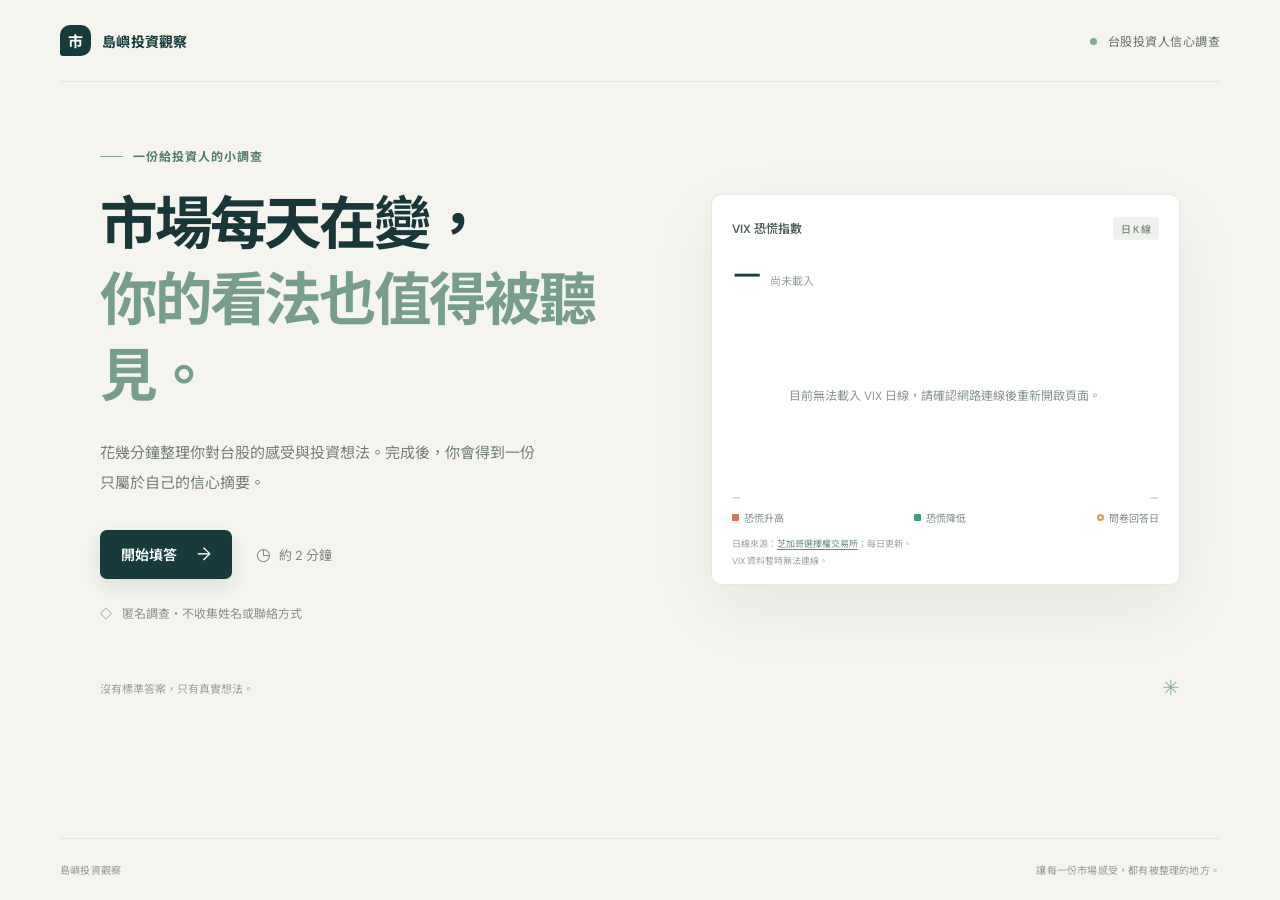
<file: 88888/index.html>
<!DOCTYPE html>
<html lang="zh-Hant">
<head>
  <meta charset="UTF-8">
  <meta name="viewport" content="width=device-width, initial-scale=1.0">
  <meta name="theme-color" content="#f5f4ef">
  <meta name="description" content="用幾分鐘整理你對台股的看法，完成個人投資信心問卷。">
  <title>台股投資人信心調查｜把市場感受說清楚</title>
  <link rel="stylesheet" href="style.css">
  <script src="script.js" defer></script>
</head>
<body>
  <header class="頁首">
    <a class="品牌" href="#首頁" aria-label="回到首頁">
      <span class="品牌圖示" aria-hidden="true">市</span>
      <span>島嶼投資觀察</span>
    </a>
    <div class="頁首標記"><span class="狀態點"></span> 台股投資人信心調查</div>
  </header>

  <main>
    <section class="首頁 畫面" id="首頁" aria-labelledby="主標題">
      <div class="首頁文字">
        <p class="眉題"><span class="眉題線"></span> 一份給投資人的小調查</p>
        <h1 id="主標題">市場每天在變，<br><span>你的看法也值得被聽見。</span></h1>
        <p class="首頁說明">花幾分鐘整理你對台股的感受與投資想法。完成後，你會得到一份只屬於自己的信心摘要。</p>
        <div class="首頁操作">
          <button class="按鈕 按鈕主要" id="開始填答" type="button">開始填答 <span aria-hidden="true">→</span></button>
          <span class="所需時間"><span aria-hidden="true">◷</span> 約 2 分鐘</span>
        </div>
        <div class="隱私提示"><span aria-hidden="true">◇</span> 匿名調查・不收集姓名或聯絡方式</div>
      </div>

      <section class="首頁圖卡 VIX圖卡" aria-labelledby="VIX標題">
        <div class="圖卡標頭"><span id="VIX標題">VIX 恐慌指數</span><span class="示意標籤">日 K 線</span></div>
        <div class="刻度數字"><strong id="VIX收盤">—</strong><span id="VIX漲跌">正在載入</span></div>
        <div class="K線圖" id="VIX圖表" role="img" aria-label="VIX 恐慌指數日 K 線圖，琥珀色記號標示問卷回答日期。">正在載入 VIX 日線資料……</div>
        <div class="圖卡刻度"><span id="VIX起點">—</span><span id="VIX終點">—</span></div>
        <div class="圖例列">
          <span><i class="圖例色塊 圖例上漲"></i>恐慌升高</span>
          <span><i class="圖例色塊 圖例下跌"></i>恐慌降低</span>
          <span><i class="圖例標記"></i>問卷回答日</span>
        </div>
        <p class="圖表說明">日線來源：<a href="https://www.cboe.com/tradable_products/vix/vix_historical_data" target="_blank" rel="noopener noreferrer">芝加哥選擇權交易所</a>；每日更新。</p>
        <p class="圖表說明" id="VIX說明">問卷日期以台灣日期計算。</p>
      </section>

      <div class="首頁底部">
        <span>沒有標準答案，只有真實想法。</span>
        <span class="底部裝飾" aria-hidden="true">✳</span>
      </div>
    </section>

    <section class="問卷 畫面 隱藏" id="問卷" aria-labelledby="問卷標題">
      <div class="問卷欄">
        <button class="文字按鈕" id="回首頁" type="button"><span aria-hidden="true">←</span> 回到介紹</button>
        <div class="進度區">
          <div class="進度文字"><span id="目前題數">第 1 題，共 5 題</span><span id="進度百分比">20%</span></div>
          <div class="進度底條"><div class="進度完成" id="進度完成"></div></div>
        </div>
        <div class="題目卡">
          <p class="題目分類" id="題目分類">市場展望</p>
          <h2 id="問卷標題">你怎麼看接下來三個月的台股？</h2>
          <p class="題目補充" id="題目補充">依照你現在的直覺選擇即可，沒有對錯。</p>
          <div class="選項列表" id="選項列表"></div>
          <div class="題目操作">
            <button class="按鈕 按鈕淡" id="上一題" type="button" disabled>上一題</button>
            <button class="按鈕 按鈕主要" id="下一題" type="button" disabled>下一題 <span aria-hidden="true">→</span></button>
          </div>
        </div>
        <p class="送出狀態 隱藏" id="送出狀態" role="status" aria-live="polite"></p>
        <p class="問卷註記"><span aria-hidden="true">▱</span> 送出後，匿名回答會儲存於調查資料庫。</p>
      </div>
    </section>

    <section class="結果 畫面 隱藏" id="結果" aria-labelledby="結果標題" aria-live="polite">
      <div class="結果欄">
        <p class="眉題"><span class="眉題線"></span> 你的答題摘要</p>
        <h2 id="結果標題">謝謝你分享看法。</h2>
        <p class="結果引言">你的匿名回答已儲存。這份摘要整理了你此刻對台股的感受，市場看法會隨時間改變。</p>
        <div class="結果卡">
          <div class="分數區">
            <div class="分數環" id="分數環" role="img" aria-label="個人信心分數">
              <div class="分數中心"><strong id="信心分數">0</strong><span>個人信心分數</span></div>
            </div>
            <div class="分數說明"><span class="結果標籤" id="結果標籤">審慎觀察</span><p id="結果描述">每個人的節奏不同，依照自己的計畫穩步前進。</p></div>
          </div>
          <div class="摘要區">
            <h3>你的回答</h3>
            <dl id="回答摘要"></dl>
          </div>
        </div>
        <section class="群體摘要" aria-labelledby="群體摘要標題">
          <h3 id="群體摘要標題">回答當日與整體統計</h3>
          <div class="群體指標">
            <div class="群體指標項目">
              <span>問卷日期 VIX 收盤</span>
              <strong id="結果VIX">載入中</strong>
              <small id="結果VIX日期">正在讀取最新可用日線……</small>
            </div>
            <div class="群體指標項目">
              <span>問卷平均信心分數</span>
              <strong id="全體平均分數">統計中</strong>
              <small id="全體平均說明">正在計算匿名回覆彙總……</small>
            </div>
          </div>
        </section>
        <p class="結果免責">此分數僅反映你的個人回答，不代表全體投資人調查結果，也不是投資建議。</p>
        <button class="按鈕 按鈕主要" id="重新填答" type="button">再填一次 <span aria-hidden="true">↻</span></button>
      </div>
    </section>
  </main>

  <footer class="頁尾"><span>島嶼投資觀察</span><span>讓每一份市場感受，都有被整理的地方。</span></footer>
</body>
</html>
</file>
<file: 88888/style.css>
@import url('https://fonts.googleapis.com/css2?family=DM+Sans:wght@400;500;600;700&family=Noto+Sans+TC:wght@400;500;600;700;800&display=swap');

:root {
  font-family: 'DM Sans', 'Noto Sans TC', sans-serif;
  color: #172c31;
  background: #f5f4ef;
  font-synthesis: none;
  text-rendering: optimizeLegibility;
  --墨綠: #173b3a;
  --薄荷: #81b8a5;
  --淺底: #f5f4ef;
  --輔助字: #74817e;
}

* { box-sizing: border-box; }
body { margin: 0; min-width: 320px; background: var(--淺底); }
button { font: inherit; }
button:focus-visible, a:focus-visible, input:focus-visible + .選項卡 { outline: 3px solid #d59156; outline-offset: 3px; }
.隱藏 { display: none !important; }

.頁首, .頁尾 { width: min(1160px, calc(100% - 64px)); margin: 0 auto; display: flex; align-items: center; justify-content: space-between; }
.頁首 { height: 82px; border-bottom: 1px solid #e7e7df; }
.品牌 { display: inline-flex; gap: 11px; align-items: center; color: var(--墨綠); font-size: 14px; font-weight: 700; text-decoration: none; letter-spacing: .02em; }
.品牌圖示 { display: grid; width: 31px; height: 31px; place-items: center; border-radius: 10px 10px 10px 3px; background: var(--墨綠); color: white; font-size: 15px; }
.頁首標記 { color: #63716e; font-size: 12px; letter-spacing: .04em; }
.狀態點, .小圓點 { display: inline-block; width: 7px; height: 7px; margin-right: 7px; border-radius: 50%; background: #7eac91; vertical-align: 1px; }

main { min-height: calc(100vh - 144px); }
.首頁 { position: relative; display: grid; grid-template-columns: 1.08fr .92fr; align-items: center; width: min(1080px, calc(100% - 64px)); min-height: 645px; margin: 0 auto; padding: 55px 0 85px; gap: 60px; }
.首頁文字 { padding: 0 0 10px; }
.眉題 { display: flex; align-items: center; gap: 10px; margin: 0 0 22px; color: #557c70; font-size: 12px; font-weight: 700; letter-spacing: .08em; }
.眉題線 { width: 23px; height: 1px; background: #83a99a; }
h1 { max-width: 580px; margin: 0; color: #193739; font-size: clamp(36px, 4.5vw, 58px); font-weight: 700; letter-spacing: -.055em; line-height: 1.32; }
h1 span { color: #769d8e; }
.首頁說明 { max-width: 445px; margin: 24px 0 0; color: #727d79; font-size: 15px; line-height: 1.95; }
.首頁操作 { display: flex; align-items: center; gap: 24px; margin-top: 32px; }
.按鈕 { min-height: 49px; padding: 0 21px; border: 0; border-radius: 7px; cursor: pointer; font-size: 14px; font-weight: 600; transition: transform .18s ease, background .18s ease, opacity .18s ease; }
.按鈕:hover:not(:disabled) { transform: translateY(-2px); }
.按鈕主要 { display: inline-flex; align-items: center; justify-content: center; gap: 20px; background: var(--墨綠); color: white; box-shadow: 0 7px 18px #173b3a1b; }
.按鈕主要:hover:not(:disabled) { background: #24514c; }
.按鈕主要 span { font-size: 18px; font-weight: 400; }
.按鈕淡 { border: 1px solid #dfe4dd; background: transparent; color: #55635f; }
.按鈕:disabled { opacity: .38; cursor: not-allowed; }
.所需時間 { color: #7c8782; font-size: 13px; }
.所需時間 span { margin-right: 5px; font-size: 17px; }
.隱私提示 { margin-top: 25px; color: #89928d; font-size: 12px; }
.隱私提示 span { margin-right: 7px; color: #658e7d; }

.首頁圖卡 { position: relative; min-height: 345px; padding: 25px 27px 20px; overflow: hidden; border: 1px solid #e7e8e0; border-radius: 10px; background: #fff; box-shadow: 0 25px 70px #193b3510; }
.圖卡標頭 { display: flex; align-items: center; justify-content: space-between; color: #52605b; font-size: 12px; font-weight: 600; }
.示意標籤 { padding: 4px 8px; border-radius: 4px; background: #f0f3ed; color: #829087; font-size: 10px; }
.刻度數字 { display: flex; align-items: baseline; gap: 12px; margin-top: 22px; }
.刻度數字 strong { color: var(--墨綠); font-size: 44px; font-weight: 500; letter-spacing: -.06em; }
.刻度數字 span { color: #95a09b; font-size: 11px; }
.刻度圖 { position: relative; height: 138px; margin-top: 5px; }
.刻度格線 { position: absolute; inset: 0; background: repeating-linear-gradient(to bottom, transparent 0, transparent 44px, #edf0eb 45px, transparent 46px); }
.刻度圖 svg { position: relative; width: 100%; height: 100%; overflow: visible; }
.圖表區域 { fill: url(#區域漸層); }
.圖表線 { fill: none; stroke: #6da08c; stroke-width: 3; vector-effect: non-scaling-stroke; }
.刻度圖 circle { fill: #fff; stroke: #6da08c; stroke-width: 3; vector-effect: non-scaling-stroke; }
.圖卡刻度 { display: flex; justify-content: space-between; margin-top: 4px; color: #929c96; font-size: 10px; }
.圖卡註記 { margin-top: 20px; padding-top: 15px; border-top: 1px solid #eff0eb; color: #7d8983; font-size: 11px; }
.圖卡註記 .小圓點 { width: 6px; height: 6px; margin-right: 5px; }
.VIX圖卡 { min-height: 390px; padding: 22px 20px 16px; }
.VIX圖卡 .刻度數字 { gap: 10px; margin-top: 11px; }
.VIX圖卡 .刻度數字 strong { font-size: 34px; }
.VIX圖卡 .刻度數字 span { font-size: 11px; }
.VIX圖卡 #VIX漲跌.VIX上漲 { color: #bd6553; }
.VIX圖卡 #VIX漲跌.VIX下跌 { color: #4b8e72; }
.K線圖 { display: grid; min-height: 184px; margin-top: 7px; place-items: center; color: #89958f; font-size: 12px; }
.K線圖 svg { display: block; width: 100%; height: 184px; overflow: visible; }
.K線圖 text { fill: #8d9992; font-family: inherit; font-size: 11px; }
.K線圖 .圖表格線 { stroke: #edf0eb; stroke-width: 1; }
.K線圖 .圖表影線 { stroke-width: 1.25; }
.K線圖 .圖表燭身 { stroke-width: .6; }
.K線圖 .圖表事件線 { stroke: #d69b50; stroke-dasharray: 3 3; stroke-width: 1; }
.K線圖 .圖表事件點 { fill: #d69b50; stroke: #fff; stroke-width: 1.5; }
.圖例列 { display: flex; flex-wrap: wrap; justify-content: space-between; gap: 8px; margin-top: 6px; color: #7d8983; font-size: 10px; }
.圖例列 span { display: inline-flex; align-items: center; gap: 5px; }
.圖例色塊 { width: 7px; height: 7px; border-radius: 1px; }
.圖例上漲 { background: #d97460; }
.圖例下跌 { background: #4b9a79; }
.圖例標記 { width: 7px; height: 7px; border: 2px solid #d69b50; border-radius: 50%; }
.圖表說明 { margin: 12px 0 0; color: #9aa39d; font-size: 9px; line-height: 1.6; }
.圖表說明 + .圖表說明 { margin-top: 3px; }
.圖表說明 a { color: #668b7b; text-decoration: underline; text-underline-offset: 2px; }
.首頁底部 { position: absolute; right: 0; bottom: 25px; left: 0; display: flex; align-items: center; justify-content: space-between; color: #9aa19b; font-size: 11px; }
.底部裝飾 { color: #94b3a1; font-size: 21px; }

.問卷 { padding: 38px 24px 58px; }
.問卷欄 { width: min(680px, 100%); margin: 0 auto; }
.文字按鈕 { padding: 6px 0; border: 0; background: none; color: #71807a; cursor: pointer; font-size: 13px; }
.文字按鈕 span { margin-right: 7px; }
.進度區 { margin-top: 34px; }
.進度文字 { display: flex; justify-content: space-between; margin-bottom: 10px; color: #76827d; font-size: 12px; }
.進度底條 { height: 4px; overflow: hidden; border-radius: 4px; background: #e5e8e0; }
.進度完成 { width: 20%; height: 100%; border-radius: inherit; background: #6b9b87; transition: width .25s ease; }
.題目卡 { margin-top: 24px; padding: 37px 42px 30px; border: 1px solid #e9eae3; border-radius: 10px; background: #fff; box-shadow: 0 14px 40px #193b3509; }
.題目分類 { margin: 0 0 13px; color: #719884; font-size: 11px; font-weight: 700; letter-spacing: .08em; }
.題目卡 h2 { margin: 0; color: #203a3b; font-size: clamp(22px, 3vw, 29px); letter-spacing: -.03em; line-height: 1.5; }
.題目補充 { margin: 9px 0 25px; color: #8a938f; font-size: 13px; }
.選項列表 { display: grid; gap: 10px; }
.選項列 { position: relative; display: block; cursor: pointer; }
.選項列 input { position: absolute; width: 1px; height: 1px; opacity: 0; }
.選項卡 { display: flex; align-items: center; min-height: 57px; padding: 12px 15px; border: 1px solid #e6e9e2; border-radius: 7px; background: #fff; transition: border .16s ease, background .16s ease; }
.選項列:hover .選項卡 { border-color: #a9c3b3; }
.選項列 input:checked + .選項卡 { border-color: #78a68f; background: #f2f7f2; }
.選項圓點 { display: grid; flex: 0 0 18px; width: 18px; height: 18px; margin-right: 13px; place-items: center; border: 1px solid #cbd3cc; border-radius: 50%; }
.選項列 input:checked + .選項卡 .選項圓點 { border-color: #618d78; }
.選項列 input:checked + .選項卡 .選項圓點::after { width: 8px; height: 8px; border-radius: 50%; background: #618d78; content: ''; }
.選項文字 { color: #44534f; font-size: 14px; }
.題目操作 { display: flex; justify-content: space-between; margin-top: 27px; padding-top: 21px; border-top: 1px solid #eff0eb; }
.題目操作 .按鈕 { min-height: 44px; }
.問卷註記 { margin: 20px 0 0; color: #98a09c; text-align: center; font-size: 11px; }
.問卷註記 span { margin-right: 5px; }
.送出狀態 { margin: 16px 0 0; color: #567c68; text-align: center; font-size: 13px; line-height: 1.7; }
.送出狀態.狀態失敗 { color: #a34f42; }
.送出狀態:not(.隱藏) + .問卷註記 { margin-top: 10px; }

.結果 { padding: 55px 24px 70px; }
.結果欄 { width: min(760px, 100%); margin: 0 auto; }
.結果欄 .眉題 { margin-bottom: 14px; }
.結果欄 > h2 { margin: 0; color: #193739; font-size: 35px; letter-spacing: -.04em; }
.結果引言 { max-width: 590px; margin: 13px 0 27px; color: #79847e; font-size: 14px; line-height: 1.8; }
.結果卡 { overflow: hidden; border: 1px solid #e7e9e2; border-radius: 10px; background: #fff; box-shadow: 0 18px 50px #193b350b; }
.分數區 { display: flex; align-items: center; gap: 35px; padding: 28px 34px; background: #f9faf6; }
.分數環 { display: grid; flex: 0 0 145px; width: 145px; height: 145px; padding: 9px; place-items: center; border-radius: 50%; background: conic-gradient(#78a58f var(--分數角度, 0deg), #e5ebe4 0); }
.分數中心 { display: flex; width: 100%; height: 100%; flex-direction: column; align-items: center; justify-content: center; border-radius: 50%; background: #f9faf6; }
.分數中心 strong { color: #234740; font-size: 38px; font-weight: 600; line-height: 1.1; }
.分數中心 span { margin-top: 7px; color: #87918a; font-size: 10px; }
.結果說明 { max-width: 420px; }
.結果標籤 { display: inline-block; padding: 6px 10px; border-radius: 4px; background: #e7f0e8; color: #537d69; font-size: 11px; font-weight: 700; }
.結果說明 p { margin: 12px 0 0; color: #687771; font-size: 14px; line-height: 1.8; }
.摘要區 { padding: 24px 34px 29px; }
.摘要區 h3 { margin: 0 0 13px; color: #324743; font-size: 13px; }
.摘要區 dl { margin: 0; }
.摘要列 { display: grid; grid-template-columns: 130px 1fr; gap: 16px; padding: 12px 0; border-top: 1px solid #eff0eb; font-size: 13px; }
.摘要列 dt { color: #929b95; }
.摘要列 dd { margin: 0; color: #40534c; }
.群體摘要 { margin-top: 18px; padding: 23px 28px; border: 1px solid #e7e9e2; border-radius: 10px; background: #fff; }
.群體摘要 h3 { margin: 0 0 17px; color: #324743; font-size: 13px; }
.群體指標 { display: grid; grid-template-columns: 1fr 1fr; gap: 16px; }
.群體指標項目 { display: grid; gap: 7px; padding: 15px; border-radius: 7px; background: #f8faf6; }
.群體指標項目 span { color: #78857e; font-size: 11px; }
.群體指標項目 strong { color: #234740; font-size: 25px; font-weight: 600; }
.群體指標項目 small { color: #929b95; font-size: 10px; line-height: 1.6; }
.結果免責 { margin: 16px 0 22px; color: #959d98; font-size: 11px; line-height: 1.7; }

.頁尾 { min-height: 62px; border-top: 1px solid #e7e7df; color: #939b95; font-size: 10px; letter-spacing: .02em; }

@media (max-width: 760px) {
  .頁首, .頁尾 { width: calc(100% - 40px); }
  .頁首 { height: 68px; }
  .頁首標記 { font-size: 10px; }
  .首頁 { grid-template-columns: 1fr; width: calc(100% - 44px); min-height: auto; padding: 55px 0 85px; gap: 35px; }
  h1 { font-size: clamp(36px, 9vw, 52px); }
  .首頁圖卡 { min-height: 315px; }
  .VIX圖卡 { min-height: 370px; }
  .K線圖, .K線圖 svg { min-height: 174px; height: 174px; }
  .刻度圖 { height: 115px; }
  .首頁底部 { bottom: 24px; }
  .題目卡 { padding: 29px 23px 23px; }
  .分數區 { gap: 22px; padding: 24px 20px; }
  .分數環 { flex-basis: 120px; width: 120px; height: 120px; }
  .分數中心 strong { font-size: 32px; }
  .摘要區 { padding: 22px 21px 25px; }
  .摘要列 { grid-template-columns: 105px 1fr; }
  .群體摘要 { padding: 20px; }
}

@media (max-width: 460px) {
  .頁首, .頁尾 { width: calc(100% - 32px); }
  .品牌 { gap: 8px; font-size: 12px; }
  .品牌圖示 { width: 28px; height: 28px; }
  .頁首標記 { max-width: 124px; text-align: right; line-height: 1.5; }
  .首頁 { width: calc(100% - 36px); padding-top: 42px; }
  .首頁操作 { gap: 16px; }
  .首頁圖卡 { padding-right: 20px; padding-left: 20px; }
  .問卷 { padding: 25px 17px 45px; }
  .題目卡 { padding-right: 18px; padding-left: 18px; }
  .選項卡 { min-height: 54px; padding: 10px 12px; }
  .選項文字 { font-size: 13px; }
  .結果 { padding: 42px 17px 55px; }
  .結果欄 > h2 { font-size: 30px; }
  .分數區 { flex-direction: column; align-items: flex-start; gap: 17px; padding: 22px; }
  .分數環 { align-self: center; }
  .摘要列 { grid-template-columns: 1fr; gap: 5px; }
  .群體指標 { grid-template-columns: 1fr; }
  .頁尾 { gap: 14px; font-size: 9px; }
}

@media (prefers-reduced-motion: reduce) {
  *, *::before, *::after { scroll-behavior: auto !important; transition-duration: .01ms !important; }
}
</file>
